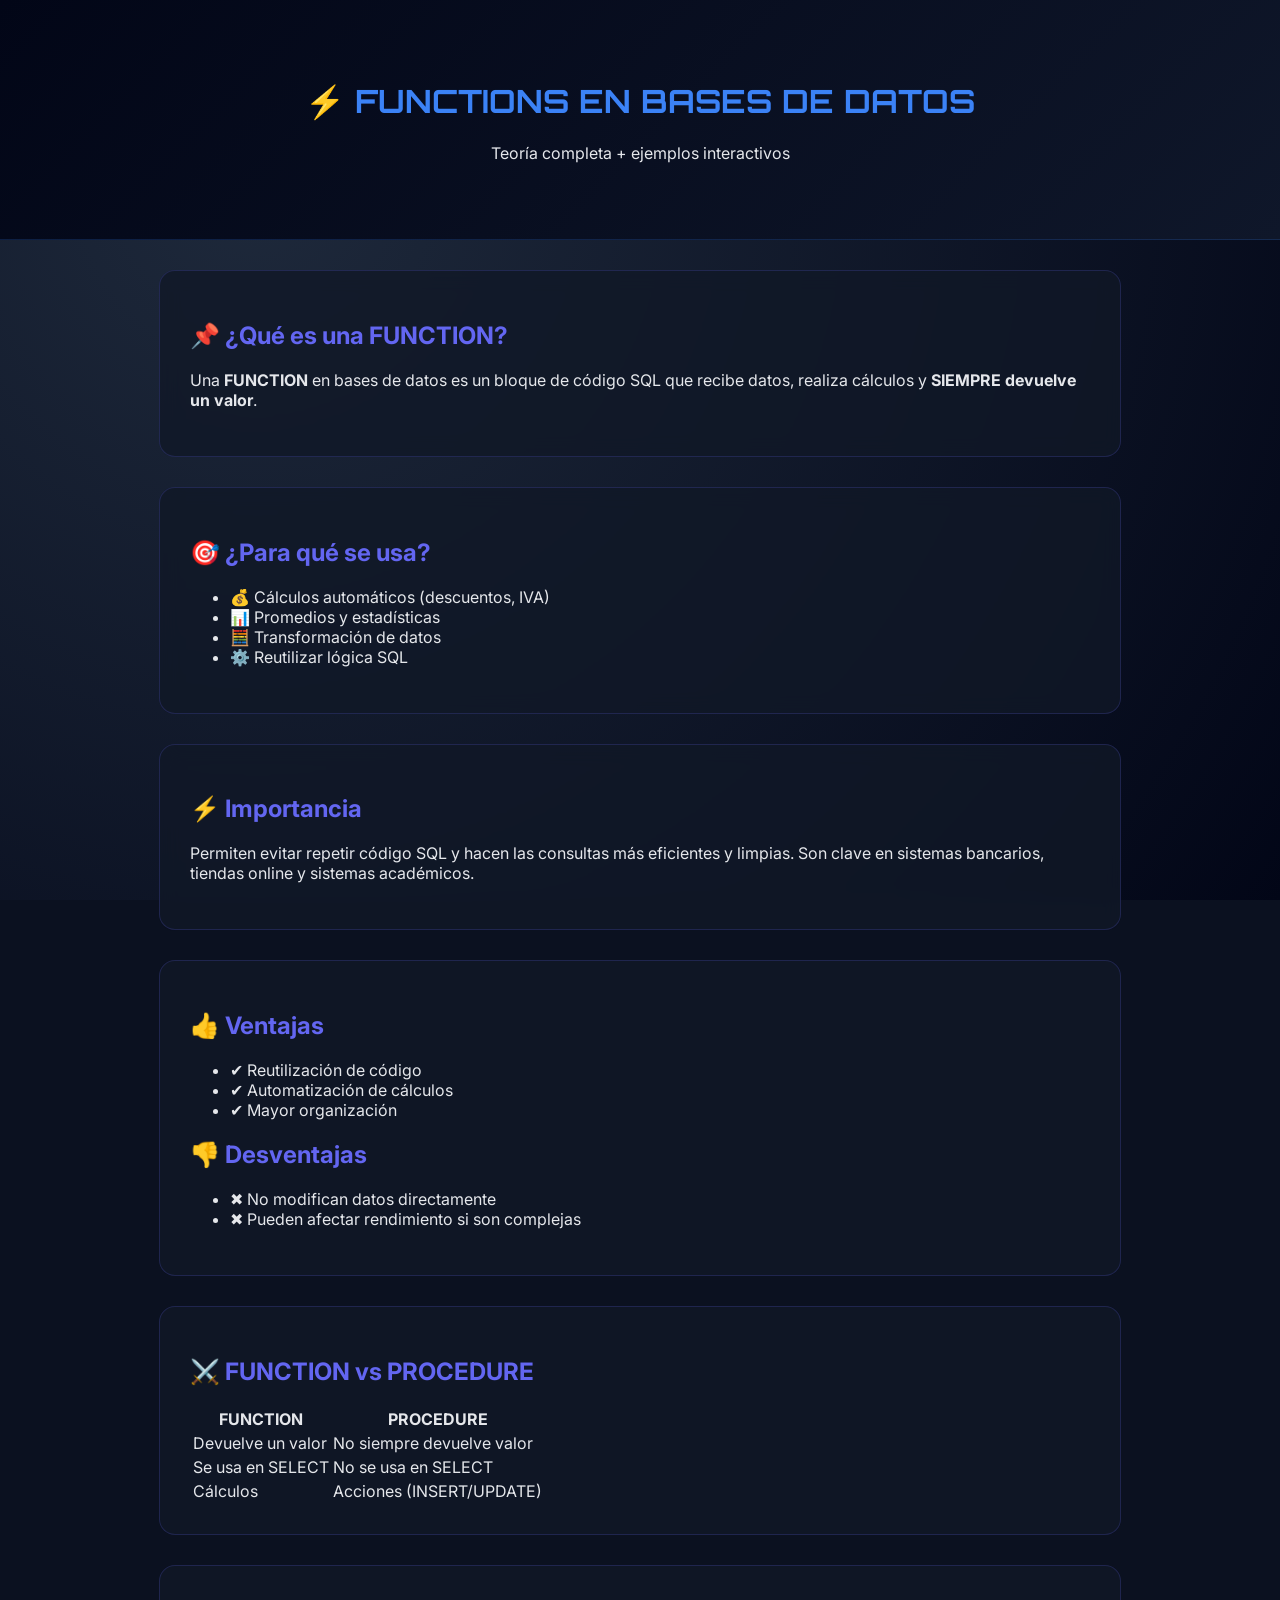
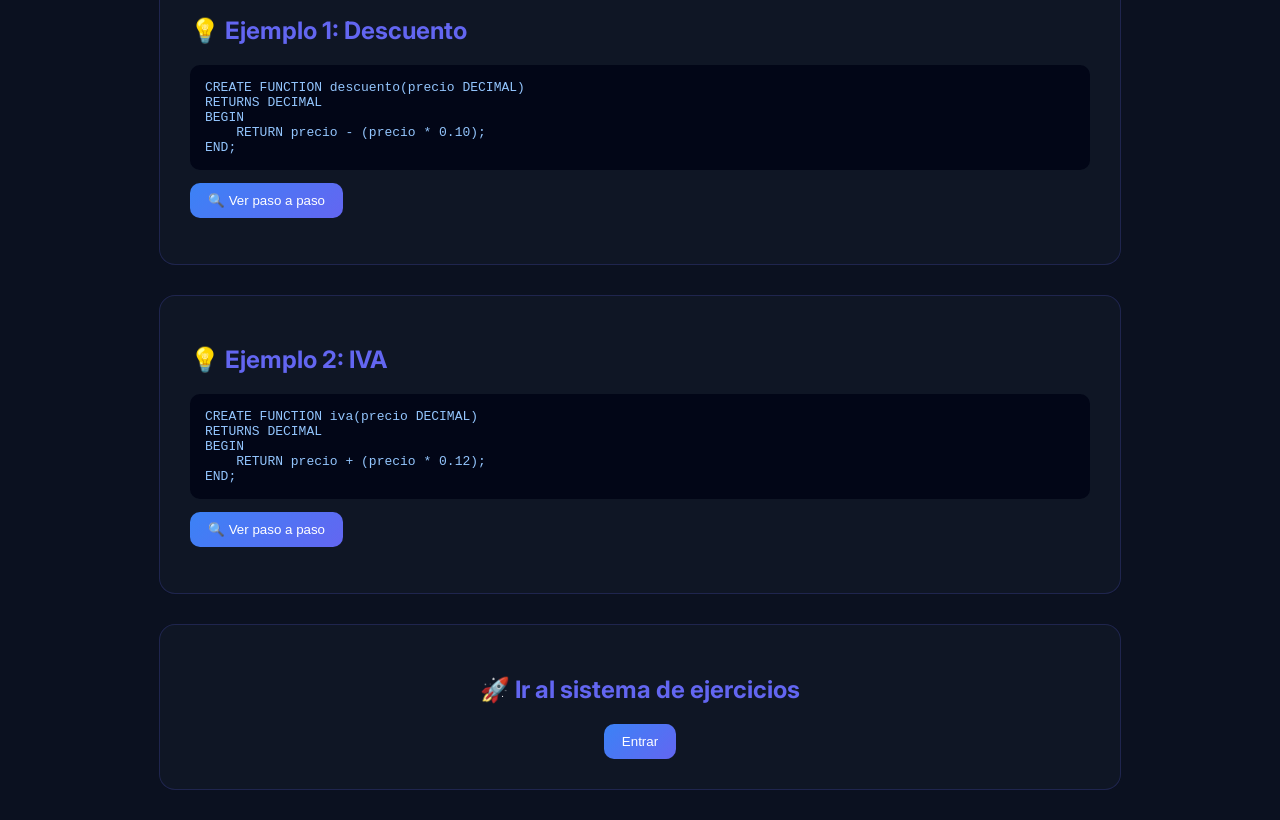
<file: index.html>
<!DOCTYPE html>
<html lang="es">
<head>
<meta charset="UTF-8">
<title>Functions en Bases de Datos</title>
<link rel="stylesheet" href="styles.css">
<link href="https://fonts.googleapis.com/css2?family=Orbitron&family=Inter&display=swap" rel="stylesheet">
</head>

<body>

<div class="background"></div>

<header>
    <h1>⚡ FUNCTIONS EN BASES DE DATOS</h1>
    <p>Teoría completa + ejemplos interactivos</p>
</header>

<section class="card glow">
    <h2>📌 ¿Qué es una FUNCTION?</h2>
    <p>
        Una <b>FUNCTION</b> en bases de datos es un bloque de código SQL que recibe datos, realiza cálculos
        y <b>SIEMPRE devuelve un valor</b>.
    </p>
</section>

<section class="card glow">
    <h2>🎯 ¿Para qué se usa?</h2>
    <ul>
        <li>💰 Cálculos automáticos (descuentos, IVA)</li>
        <li>📊 Promedios y estadísticas</li>
        <li>🧮 Transformación de datos</li>
        <li>⚙️ Reutilizar lógica SQL</li>
    </ul>
</section>

<section class="card glow">
    <h2>⚡ Importancia</h2>
    <p>
        Permiten evitar repetir código SQL y hacen las consultas más eficientes y limpias.
        Son clave en sistemas bancarios, tiendas online y sistemas académicos.
    </p>
</section>

<section class="card glow">
    <h2>👍 Ventajas</h2>
    <ul>
        <li>✔ Reutilización de código</li>
        <li>✔ Automatización de cálculos</li>
        <li>✔ Mayor organización</li>
    </ul>

    <h2>👎 Desventajas</h2>
    <ul>
        <li>✖ No modifican datos directamente</li>
        <li>✖ Pueden afectar rendimiento si son complejas</li>
    </ul>
</section>

<section class="card glow">
    <h2>⚔️ FUNCTION vs PROCEDURE</h2>

<table>
<tr>
<th>FUNCTION</th>
<th>PROCEDURE</th>
</tr>
<tr>
<td>Devuelve un valor</td>
<td>No siempre devuelve valor</td>
</tr>
<tr>
<td>Se usa en SELECT</td>
<td>No se usa en SELECT</td>
</tr>
<tr>
<td>Cálculos</td>
<td>Acciones (INSERT/UPDATE)</td>
</tr>
</table>
</section>

<section class="card glow">
    <h2>💡 Ejemplo 1: Descuento</h2>

<pre>
CREATE FUNCTION descuento(precio DECIMAL)
RETURNS DECIMAL
BEGIN
    RETURN precio - (precio * 0.10);
END;
</pre>

<button onclick="ejemplo1()">🔍 Ver paso a paso</button>
<p id="ex1" class="output"></p>
</section>

<section class="card glow">
    <h2>💡 Ejemplo 2: IVA</h2>

<pre>
CREATE FUNCTION iva(precio DECIMAL)
RETURNS DECIMAL
BEGIN
    RETURN precio + (precio * 0.12);
END;
</pre>

<button onclick="ejemplo2()">🔍 Ver paso a paso</button>
<p id="ex2" class="output"></p>
</section>

<section class="card glow center">
    <h2>🚀 Ir al sistema de ejercicios</h2>
    <button onclick="irEjercicio()">Entrar</button>
</section>

<script src="script.js"></script>
</body>
</html>
</file>
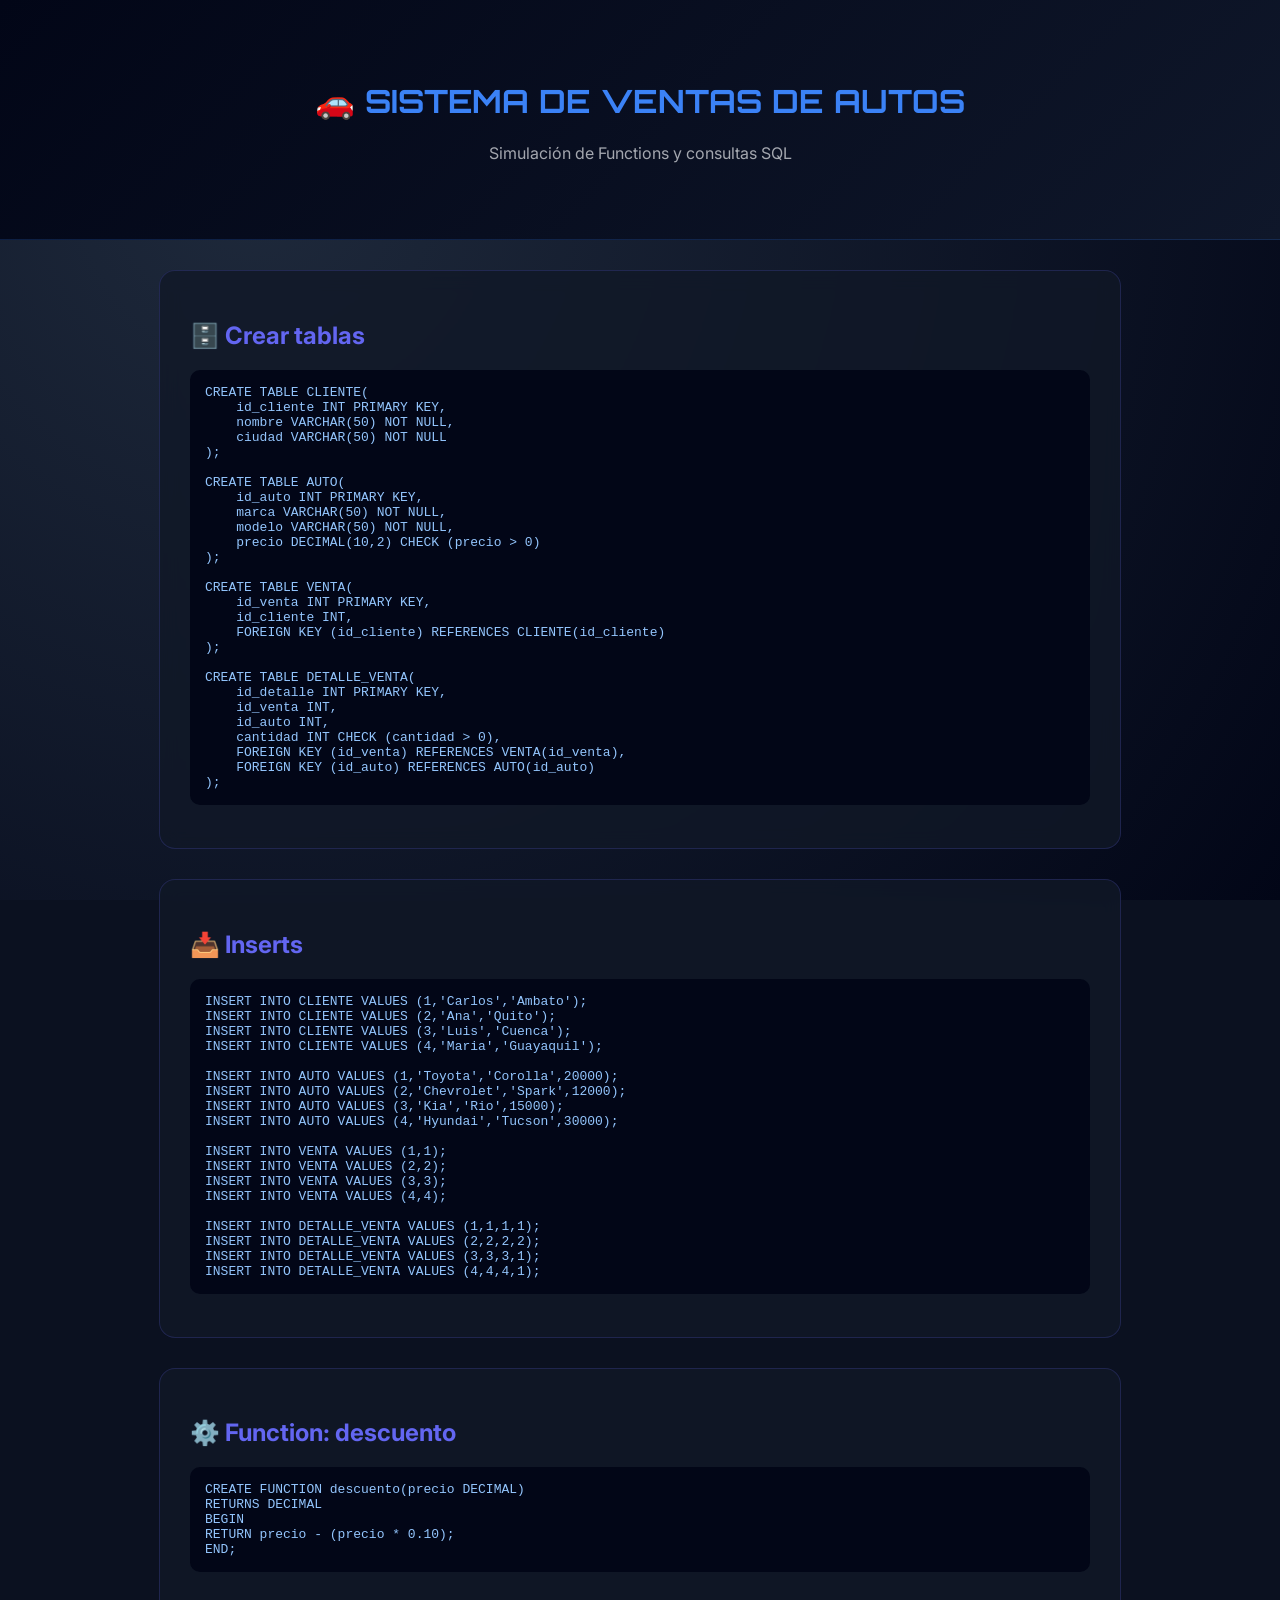
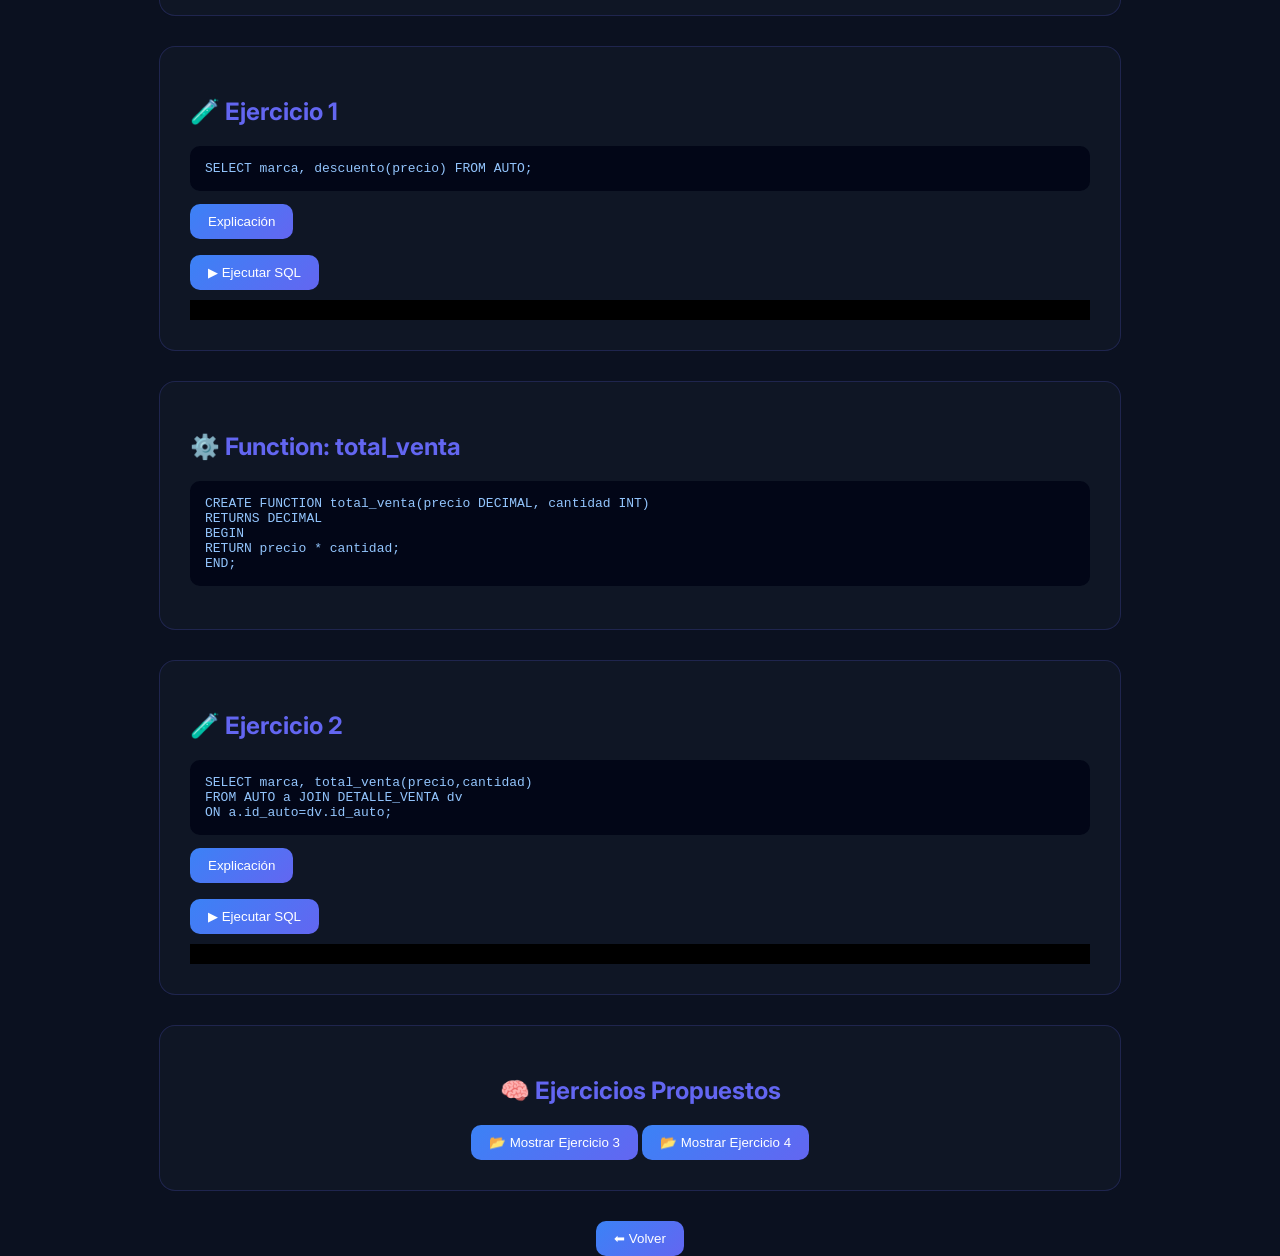
<file: ejercicio.html>
<!DOCTYPE html>
<html lang="es">
<head>
<meta charset="UTF-8">
<title>BD Autos</title>
<link rel="stylesheet" href="styles.css">
<link href="https://fonts.googleapis.com/css2?family=Orbitron&family=Inter&display=swap" rel="stylesheet">
</head>

<body>

<div class="background"></div>

<header>
<h1>🚗 SISTEMA DE VENTAS DE AUTOS</h1>
<p class="subtitle">Simulación de Functions y consultas SQL</p>
</header>

<section class="card glow">
<h2>🗄️ Crear tablas</h2>
<pre>
CREATE TABLE CLIENTE(
    id_cliente INT PRIMARY KEY,
    nombre VARCHAR(50) NOT NULL,
    ciudad VARCHAR(50) NOT NULL
);

CREATE TABLE AUTO(
    id_auto INT PRIMARY KEY,
    marca VARCHAR(50) NOT NULL,
    modelo VARCHAR(50) NOT NULL,
    precio DECIMAL(10,2) CHECK (precio > 0)
);

CREATE TABLE VENTA(
    id_venta INT PRIMARY KEY,
    id_cliente INT,
    FOREIGN KEY (id_cliente) REFERENCES CLIENTE(id_cliente)
);

CREATE TABLE DETALLE_VENTA(
    id_detalle INT PRIMARY KEY,
    id_venta INT,
    id_auto INT,
    cantidad INT CHECK (cantidad > 0),
    FOREIGN KEY (id_venta) REFERENCES VENTA(id_venta),
    FOREIGN KEY (id_auto) REFERENCES AUTO(id_auto)
);
</pre>
</section>

<section class="card glow">
<h2>📥 Inserts</h2>
<pre>
INSERT INTO CLIENTE VALUES (1,'Carlos','Ambato');
INSERT INTO CLIENTE VALUES (2,'Ana','Quito');
INSERT INTO CLIENTE VALUES (3,'Luis','Cuenca');
INSERT INTO CLIENTE VALUES (4,'Maria','Guayaquil');

INSERT INTO AUTO VALUES (1,'Toyota','Corolla',20000);
INSERT INTO AUTO VALUES (2,'Chevrolet','Spark',12000);
INSERT INTO AUTO VALUES (3,'Kia','Rio',15000);
INSERT INTO AUTO VALUES (4,'Hyundai','Tucson',30000);

INSERT INTO VENTA VALUES (1,1);
INSERT INTO VENTA VALUES (2,2);
INSERT INTO VENTA VALUES (3,3);
INSERT INTO VENTA VALUES (4,4);

INSERT INTO DETALLE_VENTA VALUES (1,1,1,1);
INSERT INTO DETALLE_VENTA VALUES (2,2,2,2);
INSERT INTO DETALLE_VENTA VALUES (3,3,3,1);
INSERT INTO DETALLE_VENTA VALUES (4,4,4,1);
</pre>
</section>

<section class="card glow">
<h2>⚙️ Function: descuento</h2>
<pre>
CREATE FUNCTION descuento(precio DECIMAL)
RETURNS DECIMAL
BEGIN
RETURN precio - (precio * 0.10);
END;
</pre>
</section>

<section class="card glow">
<h2>🧪 Ejercicio 1</h2>
<pre>
SELECT marca, descuento(precio) FROM AUTO;
</pre>
<button onclick="res1()">Explicación</button>
<p id="r1" class="output"></p>
<button onclick="runQuery(1)">▶ Ejecutar SQL</button>
<div id="console1" class="console"></div>
<div id="table1"></div>
</section>

<section class="card glow">
<h2>⚙️ Function: total_venta</h2>
<pre>
CREATE FUNCTION total_venta(precio DECIMAL, cantidad INT)
RETURNS DECIMAL
BEGIN
RETURN precio * cantidad;
END;
</pre>
</section>

<section class="card glow">
<h2>🧪 Ejercicio 2</h2>
<pre>
SELECT marca, total_venta(precio,cantidad)
FROM AUTO a JOIN DETALLE_VENTA dv
ON a.id_auto=dv.id_auto;
</pre>
<button onclick="res2()">Explicación</button>
<p id="r2" class="output"></p>
<button onclick="runQuery(2)">▶ Ejecutar SQL</button>
<div id="console2" class="console"></div>
<div id="table2"></div>
</section>

<section class="card glow center">
<h2>🧠 Ejercicios Propuestos</h2>
<button onclick="toggleEj('ej5')">📂 Mostrar Ejercicio 3</button>
<button onclick="toggleEj('ej6')">📂 Mostrar Ejercicio 4</button>
</section>

<section id="ej5" class="card glow" style="display:none;">
<h2>🧠 Ejercicio 3</h2>
<p>Mostrar total gastado por cliente con descuento</p>
<button onclick="pista5()">💡 Pista</button>
<button onclick="respuesta5()">📖 Respuesta</button>
<p id="p5" class="output"></p>
<pre id="r5"></pre>
</section>

<section id="ej6" class="card glow" style="display:none;">
<h2>🧠 Ejercicio 4</h2>
<p>Calcular total de venta con IVA</p>
<button onclick="pista6()">💡 Pista</button>
<button onclick="respuesta6()">📖 Respuesta</button>
<p id="p6" class="output"></p>
<pre id="r6"></pre>
</section>

<div class="center">
<button onclick="volver()">⬅ Volver</button>
</div>

<script src="script.js"></script>
</body>
</html>
</file>
<file: styles.css>
:root {
    --primary: #3b82f6;
    --secondary: #6366f1;
    --bg: #0b1120;
    --card: #111827;
    --text: #e5e7eb;
}

body {
    margin: 0;
    font-family: 'Inter', sans-serif;
    background: var(--bg);
    color: var(--text);
}

/* Fondo */
.background {
    position: fixed;
    width: 100%;
    height: 100%;
    background: radial-gradient(circle at 20% 20%, #1e293b, #020617);
    z-index: -1;
}

/* Header */
header {
    text-align: center;
    padding: 60px 20px;
    background: linear-gradient(135deg, #020617, #0f172a);
    border-bottom: 1px solid rgba(59,130,246,0.2);
}

h1 {
    font-family: 'Orbitron';
    color: var(--primary);
}

.subtitle {
    opacity: 0.7;
}

/* Cards */
.card {
    margin: 30px auto;
    padding: 30px;
    max-width: 900px;
    border-radius: 16px;
    background: rgba(17,24,39,0.8);
    backdrop-filter: blur(10px);
    animation: fadeIn 0.6s ease;
}

.card:hover {
    transform: translateY(-5px);
}

.glow {
    border: 1px solid rgba(99,102,241,0.2);
}

/* Titles */
h2 {
    color: var(--secondary);
}

/* Code */
pre {
    background: #020617;
    padding: 15px;
    border-radius: 10px;
    color: #93c5fd;
}

/* Buttons */
button {
    background: linear-gradient(135deg,var(--primary),var(--secondary));
    color: white;
    border: none;
    padding: 10px 18px;
    border-radius: 10px;
    cursor: pointer;
}

/* Console */
.console {
    background: black;
    color: #22c55e;
    padding: 10px;
    margin-top: 10px;
}

/* Table */
.result-table {
    width: 100%;
    margin-top: 10px;
}

.result-table th {
    background: var(--primary);
}

.center {
    text-align: center;
}

@keyframes fadeIn {
    from {opacity:0;}
    to {opacity:1;}
}
</file>
